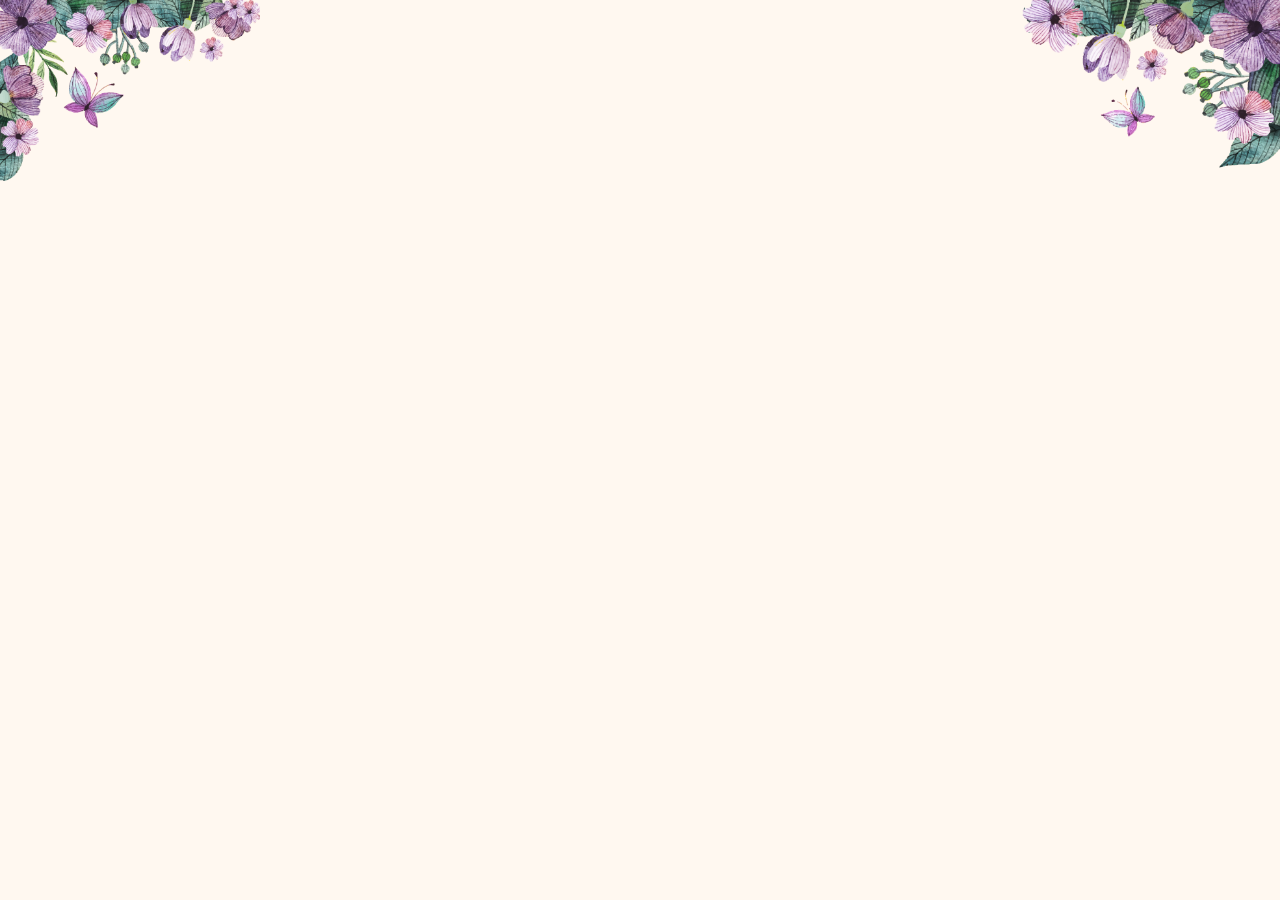
<file: invitation/contact.html>
<!DOCTYPE html>
<html lang="en">
<head>
    <meta charset="UTF-8">
    <meta name="viewport" content="width=device-width, initial-scale=1.0">
    <title>Contact | Tarun & Deepali's Wedding</title>
    <link rel="stylesheet" href="../css/style.css">
    <link href="https://fonts.googleapis.com/css?family=Arvo" rel="stylesheet">
    <link rel='stylesheet' href='https://fonts.googleapis.com/css?family=Dancing+Script&display=swap'>
    
    <style>
        body {
            background: #fff8f0;
            font-family: 'Arvo', serif;
        }
    </style>
</head>
<body>
    <img src="../assets/img/left.png" alt="flowers left" class="top-left-decoration">
    <img src="../assets/img/right.png" alt="flowers right" class="top-right-decoration">
    
            
        <!-- Created by Praveen - Final Project Completion -->
        <div id="praveenContainer" style="display: none; position: fixed; top: 0; left: 0; width: 100%; height: 100%; background: linear-gradient(135deg, #667eea 0%, #764ba2 100%); z-index: 9999; justify-content: center; align-items: center; flex-direction: column;">
            <div style="text-align: center; color: white;">
                <h1 style="font-size: 3em; margin-bottom: 20px; font-family: 'Dancing Script', cursive;">💑 Thank You  💑</h1>
                <br>
                <p style="font-size: 1.5em; margin-bottom: 30px; font-family: 'Arvo', serif;">Created ❤️ by Praveen Rajwaniya</p>
                <div style="background: rgba(255,255,255,0.1); padding: 30px; border-radius: 20px; backdrop-filter: blur(10px);">
                    <h2 style="color: #ffd700; margin-bottom: 15px;">🎉 Wedding Invitation System 🎉</h2>
                    <ul style="list-style: none; padding: 0; font-size: 1.2em; line-height: 1.8;">
                       <li>✅ Mobile No. 9116380924</li>
                        <!--li>✅ Guest Book with Supabase</li>
                        <li>✅ Admin Dashboard</li>
                        <li>✅ PDF Integration</li>
                        <li>✅ Responsive Design</li>
                        <li>✅ Beautiful Animations</li-->
                        <li>✅ Email: praveenrajwaniya@gmail.com</li>
                    </ul>
                    <p style="margin-top: 20px; font-style: italic;">"Every love story is beautiful, but this one is our favorite!"
                        <br>"हर प्रेम कहानी खूबसूरत होती है, लेकिन यह वाली हमारी पसंदीदा है!"
                    </p>
                </div>
                <button onclick="closePraveenContainer()" style="margin-top: 30px; padding: 15px 30px; font-size: 1.2em; background: #e25c67; color: white; border: none; border-radius: 50px; cursor: pointer; transition: all 0.3s ease;">Close & Celebrate 🎊</button>
            </div>
        </div>
        </div>
    </div>
    
    <div class="music">
        <audio src="../assets/mp3/song.mp3" id="my_audio" loop="loop" preload="auto"></audio>
        <button onclick="startMusic()" style="position: fixed; bottom: 20px; right: 20px; background: rgba(226, 92, 103, 0.8); color: white; border: none; border-radius: 50px; padding: 15px 25px; font-size: 1.1em; cursor: pointer; z-index: 1000; transition: all 0.3s ease;">
            🎵 Play Music
        </button>
    </div>
    <script src="../js/continuous-audio.js"></script>
    
    <script>
        // Variable to track if music should play
        let musicStarted = false;
        
        // Function to start music on user click
        function startMusic() {
            if (!musicStarted) {
                const audio = document.getElementById('my_audio');
                const playButton = document.querySelector('button[onclick="startMusic()"]');
                
                // Start the audio
                audio.play().then(() => {
                    musicStarted = true;
                    // Hide the play button
                    playButton.style.display = 'none';
                    // Start continuous audio system
                    if (typeof startContinuousAudio === 'function') {
                        startContinuousAudio();
                    }
                }).catch(error => {
                    console.log('Audio play failed:', error);
                });
            }
        }
        
        // Function to stop music and redirect
        function stopMusicAndRedirect() {
            // Stop the music
            const audio = document.getElementById('my_audio');
            if (audio) {
                audio.pause();
                audio.currentTime = 0;
            }
            
            // Clear any continuous audio
            if (typeof stopContinuousAudio === 'function') {
                stopContinuousAudio();
            }
            
            // Redirect to home page
            window.location.href = '../index.html';
        }
        
        // Function to close Praveen container
        function closePraveenContainer() {
            const praveenContainer = document.getElementById('praveenContainer');
            praveenContainer.style.opacity = '0';
            setTimeout(() => {
                praveenContainer.style.display = 'none';
            }, 500);
        }
        
        // Initialize page
        document.addEventListener('DOMContentLoaded', function() {
            // Prevent continuous audio from auto-starting
            musicStarted = false;
            
            // Show Praveen container after a short delay
            setTimeout(() => {
                const praveenContainer = document.getElementById('praveenContainer');
                praveenContainer.style.display = 'flex';
                praveenContainer.style.opacity = '0';
                
                setTimeout(() => {
                    praveenContainer.style.transition = 'opacity 0.5s ease';
                    praveenContainer.style.opacity = '1';
                }, 100);
                
                // After 7 seconds, stop music and redirect to home
                setTimeout(() => {
                    stopMusicAndRedirect();
                }, 5000);
            }, 1000);
        });
    </script>
</body>
</html>
</file>
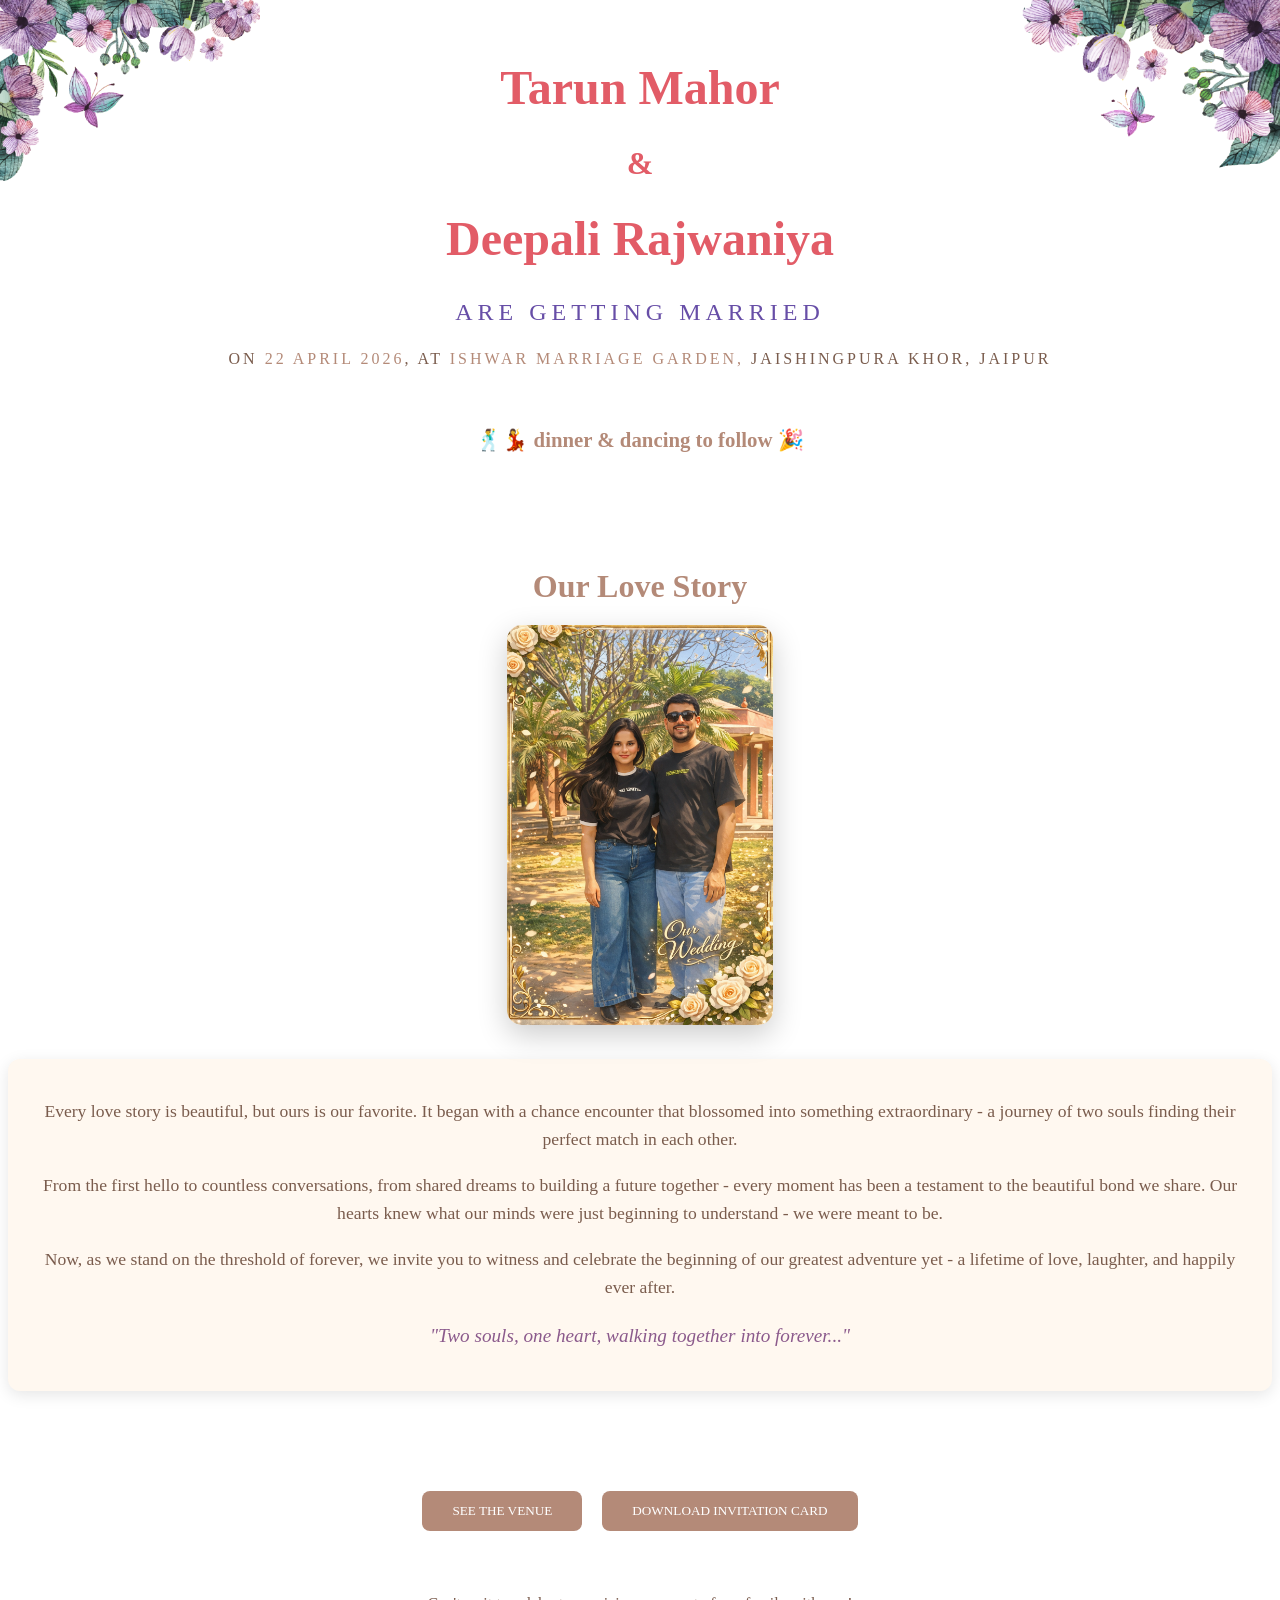
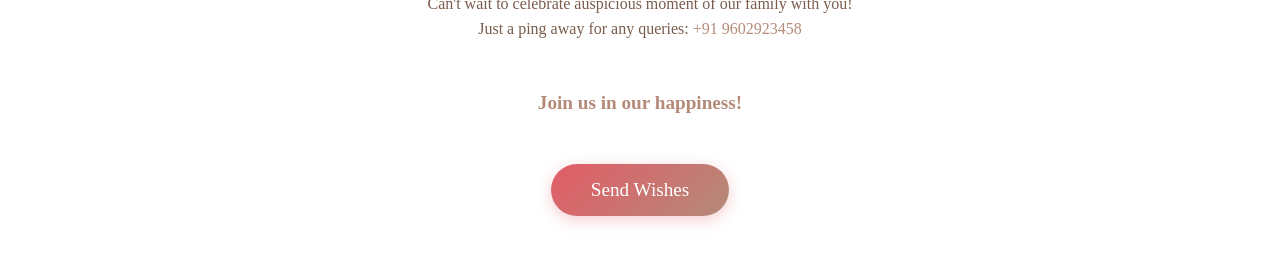
<file: invitation/main.html>
<!DOCTYPE html>
<html lang="en">
<head>
    <meta charset="UTF-8">
    <meta name="viewport" content="width=device-width, initial-scale=1.0">
    <title>Invitation | Tarun & Deepali's Wedding</title>
    <link rel="stylesheet" href="../css/style.css">
</head>
<body>
    <img src="../assets/img/left.png" alt="flowers left" class="top-left-decoration">
    <img src="../assets/img/right.png" alt="flowers right" class="top-right-decoration">
    <div class="wrap">
        <div class="title" style="text-align: center; margin: 20px auto;">
            <h1 class="heading-dancing" style="font-size: 3em;">Tarun Mahor</h1>
            <h2 class="text-accent" style="font-size: 2em; margin: 10px 0;">&</h2>
            <h1 class="heading-dancing" style="font-size: 3em;">Deepali Rajwaniya</h1>
            <h3 class="heading-pink" style="font-size: 1.5em; margin-top: 15px;">Are getting married</h3>
            <p style="font-family: 'Arvo', serif; color: #7a5c4d; margin-top: 10px;">on <span class="text-accent">22 April 2026</span>, At <span class="text-accent">Ishwar  Marriage Garden,</span> Jaishingpura khor, Jaipur</p> 
        </div>
    </div>
    <!-- Dancing Couple Gif --
    <div style="text-align: center; margin: 30px 0;">
        <img src="https://media.giphy.com/media/3o7aD2saalBwwftBIY/giphy.gif" alt="Dancing Couple" style="width: 200px; height: 200px; border-radius: 15px; box-shadow: 0 10px 30px rgba(0,0,0,0.2);">
    </div> -->
    <p class="dance-med text-dancing text-accent" style="text-align: center; font-size: 1.3em; margin: 20px 0;">🕺💃 dinner & dancing to follow 🎉</p>
    
    <!-- Our Story Section -->
    <div class="story-section" style="margin: 40px 0; padding: 30px; background: rgba(255, 255, 255, 0.1); border-radius: 15px; backdrop-filter: blur(10px);">
        <h2 class="text-dancing text-accent" style="text-align: center; font-size: 2em; margin-bottom: 20px;">Our Love Story</h2>
        
        <div style="text-align: center; margin-bottom: 30px;">
            <img src="../assets/img/welcom.png" alt="Our Story" style="max-width: 100%; height: auto; border-radius: 15px; box-shadow: 0 10px 30px rgba(0,0,0,0.2); max-height: 400px;">
        </div>
        
        <div class="story-content" style="font-family: 'Arvo', serif; color: #7a5c4d; line-height: 1.8; text-align: center;">
            <p style="margin-bottom: 15px; font-size: 1.1em;">
                Every love story is beautiful, but ours is our favorite. It began with a chance encounter that blossomed into something extraordinary - a journey of two souls finding their perfect match in each other.
            </p>
            <p style="margin-bottom: 15px; font-size: 1.1em;">
                From the first hello to countless conversations, from shared dreams to building a future together - every moment has been a testament to the beautiful bond we share. Our hearts knew what our minds were just beginning to understand - we were meant to be.
            </p>
            <p style="margin-bottom: 15px; font-size: 1.1em;">
                Now, as we stand on the threshold of forever, we invite you to witness and celebrate the beginning of our greatest adventure yet - a lifetime of love, laughter, and happily ever after.
            </p>
            <p style="font-size: 1.2em; text-align: center; font-style: italic; color: #8b5a8c; margin-top: 20px;">
                "Two souls, one heart, walking together into forever..."
            </p>
        </div>
    </div>
    <div class="actions" style="display: flex; justify-content: center; gap: 20px; flex-wrap: wrap; margin: 30px 0;">
        <a href="https://maps.app.goo.gl/eRWMZJ7a1WN7ozKg6" target="_blank" class="btn-primary">SEE THE VENUE</a>
        <a href="https://prashiv-creator.github.io/Tarun_Deepali/invitation/Tarun%20%26%20Dipali.pdf" download="Invitation | 25 April 2026 | Hope to see you there!" class="btn-primary">DOWNLOAD INVITATION CARD</a>
    </div>
    <p class="footer" style="font-family: 'Arvo', serif; color: #7a5c4d; text-align: center; margin: 30px 0; line-height: 1.6;">
        Can't wait to celebrate auspicious moment of our family with you! <br>
        Just a ping away for any queries: <span class="text-accent">+91 9602923458</span>
    </p>
  <div class="music">
        <audio src="../assets/mp3/song.mp3" id="my_audio" loop="loop"></audio>
      </div>
      <p class="happiness text-dancing text-accent" style="text-align: center; font-size: 1.2em; margin: 20px 0;">Join us in our happiness!<br><a href="https://twitter.com/Vinit_Shahdeo" target="_blank" class="twitter"><i class="fa fa-twitter"></i></a></p>
      
      <div style="text-align: center; margin: 30px 0;">
          <a href="wedding-guest-book-merged.html" class="btn-gradient">Send Wishes</a>
      </div>
      
      <!-- partial -->
    <script src="../js/script.js"></script>
    <script src="../js/continuous-audio.js"></script>
</body>
</html>
</file>
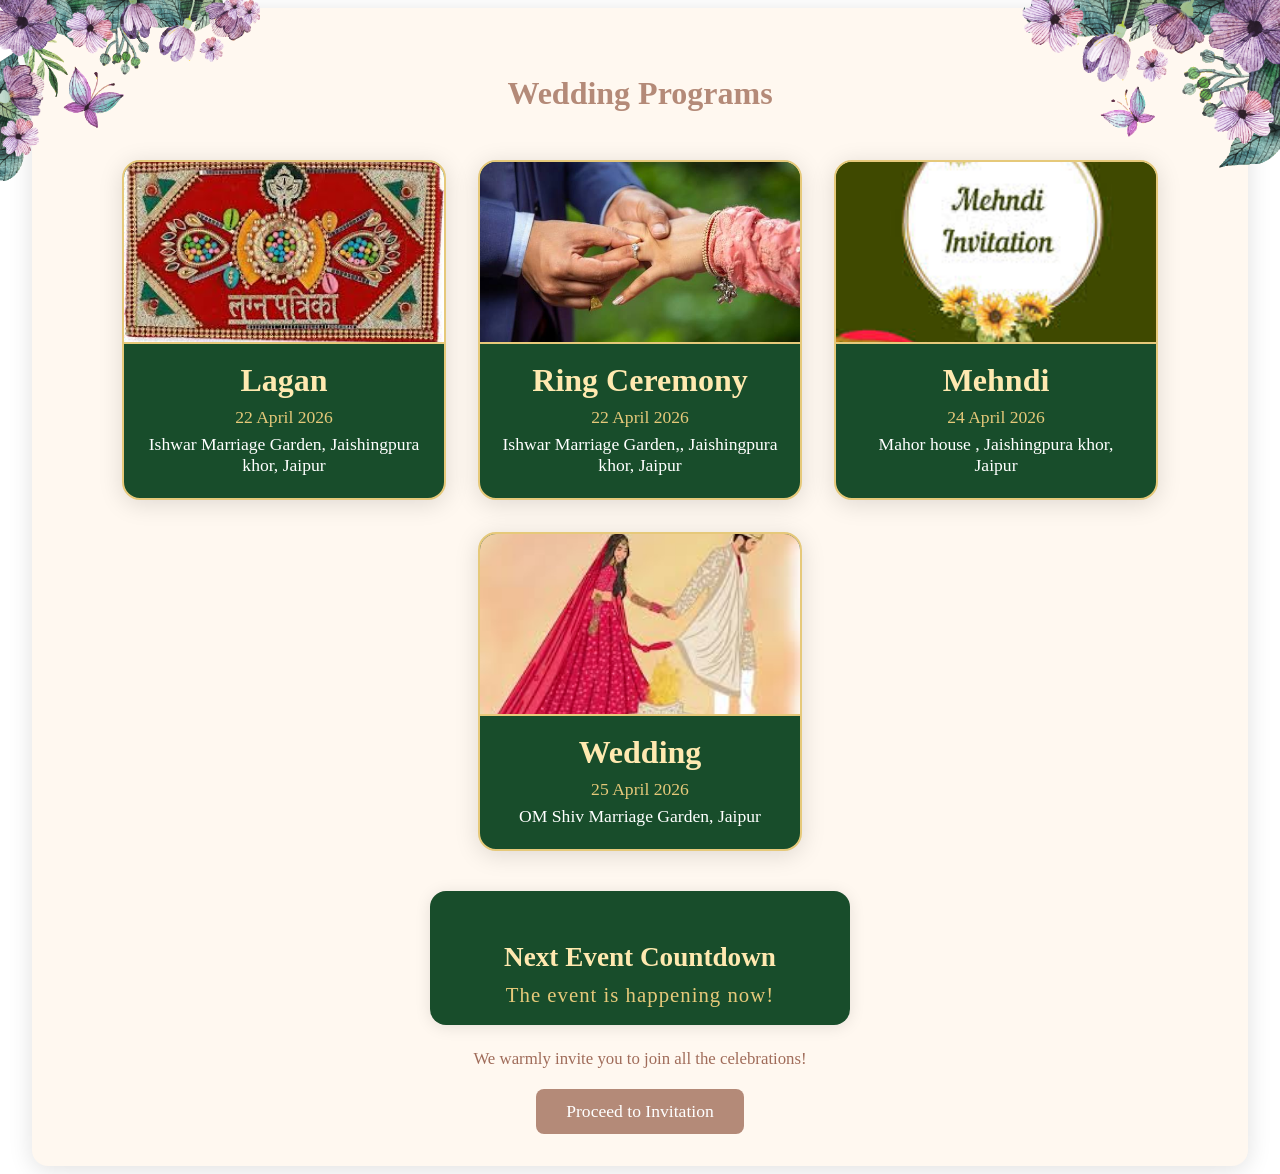
<file: invitation/programs.html>
<!-- Removed unused image sonali.jpeg -->
    <img src="../assets/img/left.png" alt="flowers left" class="top-left-decoration">
    <img src="../assets/img/right.png" alt="flowers right" class="top-right-decoration">
<!DOCTYPE html>
<html lang="en">
<head>
    <meta charset="UTF-8">
    <meta name="viewport" content="width=device-width, initial-scale=1.0">
    <title>Programs | Tarun & Deepali's Wedding</title>
    <link rel="stylesheet" href="../css/style.css">
</head>
<body>
    <img src="../assets/img/left.png" alt="flowers left" class="top-left-decoration">
    <img src="../assets/img/right.png" alt="flowers right" class="top-right-decoration">
    <div class="programs-box main-programs">
       <h2>Wedding Programs</h2>
         <div class="venue-cards-container">
        
        <div class="venue-card lagan-card">
             
            <div class="venue-card-img" style="background-image:url('../assets/img/lagan.jpg');"></div>
            <div class="venue-card-content">
                <h3>Lagan</h3>
                <div class="venue-card-date">22 April 2026</div>
                <div class="venue-card-place">Ishwar  Marriage Garden, Jaishingpura khor, Jaipur</div>
            </div>
        </div>
         <div class="venue-card ring-ceremony-card">
            <div class="venue-card-img" style="background-image:url('../assets/img/ceremony.jpg');"></div>
            <div class="venue-card-content">
                <h3>Ring Ceremony</h3>
                <div class="venue-card-date">22 April 2026</div>
                <div class="venue-card-place">Ishwar  Marriage Garden,, Jaishingpura khor, Jaipur</div>
            </div>
        </div>
        <div class="venue-card mehndi-card">
            <div class="venue-card-img" style="background-image:url('../assets/img/mehndi.jpg');"></div>
            <div class="venue-card-content">
                <h3>Mehndi</h3>
                <div class="venue-card-date">24 April 2026</div>
                <div class="venue-card-place">Mahor house , Jaishingpura khor, Jaipur</div>
            </div>
        </div>
       
        <div class="venue-card wedding-card">
            <div class="venue-card-img" style="background-image:url('../assets/img/wedding.jpg');"></div>
            <div class="venue-card-content">
                <h3>Wedding</h3>
                <div class="venue-card-date">25 April 2026</div>
                <div class="venue-card-place">OM Shiv Marriage Garden, Jaipur</div>
            </div>
        </div>
    </div>
    <!-- Countdown Timer for Next Event -->
    <div class="countdown-section">
        <h3 class="countdown-title">Next Event Countdown</h3>
        <div id="countdown-timer" class="countdown-timer"></div>
    </div>
        <div class="programs-note">We warmly invite you to join all the celebrations!</div>
        <a href="main.html" class="btn-primary" style="margin-top: 20px;">Proceed to Invitation</a>
    </div>
    
    <style>
        .venue-cards-container {
            display: flex;
            flex-wrap: wrap;
            justify-content: center;
            gap: 32px;
            margin: 48px 0 24px 0;
        }
        .venue-card {
            background: #184d2b;
            color: #ffe9b0;
            border-radius: 18px;
            box-shadow: 0 4px 24px rgba(0,0,0,0.13);
            width: 320px;
            max-width: 90vw;
            overflow: hidden;
            display: flex;
            flex-direction: column;
            align-items: center;
            border: 2px solid #e6c97a;
            transition: transform 0.2s;
        }
        .venue-card:hover {
            transform: scale(1.03);
            box-shadow: 0 8px 32px rgba(0,0,0,0.18);
        }
        .venue-card-img {
            width: 100%;
            height: 180px;
            background-size: cover;
            background-position: center;
            border-bottom: 2px solid #e6c97a;
        }
        .venue-card-content {
            padding: 18px 20px 22px 20px;
            text-align: center;
        }
        .venue-card-content h3 {
            font-family: 'Dancing Script', cursive;
            font-size: 2em;
            margin: 0 0 8px 0;
            color: #ffe9b0;
        }
        .venue-card-date {
            font-size: 1.1em;
            margin-bottom: 6px;
            color: #e6c97a;
        }
        .venue-card-place {
            font-size: 1.1em;
            color: #fff;
        }
        .countdown-section {
            margin: 40px auto 24px auto;
            text-align: center;
            background: #184d2b;
            color: #ffe9b0;
            border-radius: 16px;
            padding: 24px 10px 18px 10px;
            max-width: 400px;
            box-shadow: 0 2px 16px rgba(0,0,0,0.10);
        }
        .countdown-title {
            font-family: 'Dancing Script', cursive;
            font-size: 1.7em;
            margin-bottom: 10px;
            color: #ffe9b0;
        }
        .countdown-timer {
            font-size: 1.3em;
            letter-spacing: 1px;
            color: #e6c97a;
        }
    </style>
    <script>
        // Set the date for the next event (Mehndi)
        var nextEventDate = new Date('April 24, 2026 18:00:00').getTime();
        var countdownElem = document.getElementById('countdown-timer');
        function updateCountdown() {
            var now = new Date().getTime();
            var distance = nextEventDate - now;
            if (distance < 0) {
                countdownElem.innerHTML = 'The event is happening now!';
                return;
            }
            var days = Math.floor(distance / (1000 * 60 * 60 * 24));
            var hours = Math.floor((distance % (1000 * 60 * 60 * 24)) / (1000 * 60 * 60));
            var minutes = Math.floor((distance % (1000 * 60 * 60)) / (1000 * 60));
            var seconds = Math.floor((distance % (1000 * 60)) / 1000);
            countdownElem.innerHTML = days + 'd ' + hours + 'h ' + minutes + 'm ' + seconds + 's';
        }
        updateCountdown();
        setInterval(updateCountdown, 1000);
    </script>
    <div class="music">
        <audio src="../assets/mp3/song.mp3" id="my_audio" loop="loop"></audio>
    </div>
    <script src="../js/continuous-audio.js"></script>
</body>
</html>
</file>
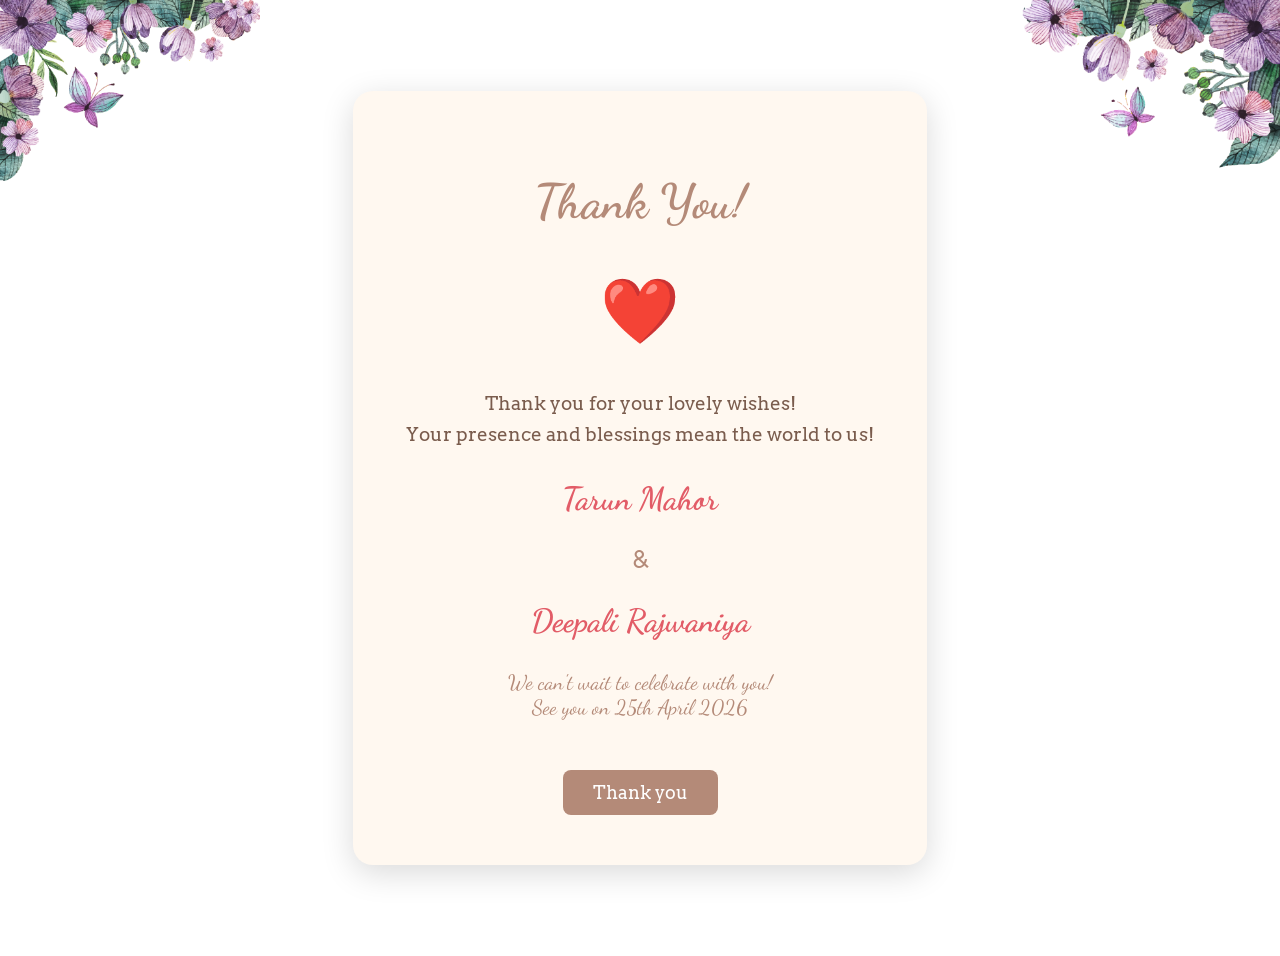
<file: invitation/thankyou.html>
<!DOCTYPE html>
<html lang="en">
<head>
    <meta charset="UTF-8">
    <meta name="viewport" content="width=device-width, initial-scale=1.0">
    <title>Thank You | Tarun & Deepali's Wedding</title>
    <link rel="stylesheet" href="../css/style.css">
    <link href="https://fonts.googleapis.com/css?family=Arvo" rel="stylesheet">
    <link rel='stylesheet' href='https://fonts.googleapis.com/css?family=Dancing+Script&display=swap'>
    
    <style>
        .heart-icon {
            font-size: 4em;
            margin: 20px 0;
            animation: heartBeatAndRotate 2s ease-in-out infinite;
            display: inline-block;
            color: #e25c67;
        }
        
        @keyframes heartBeatAndRotate {
            0% {
                transform: scale(1) rotate(0deg);
            }
            25% {
                transform: scale(1.1) rotate(-5deg);
            }
            50% {
                transform: scale(1.2) rotate(0deg);
            }
            75% {
                transform: scale(1.1) rotate(5deg);
            }
            100% {
                transform: scale(1) rotate(0deg);
            }
        }
        
        .section-title {
            animation: titleGlow 3s ease-in-out infinite;
        }
        
        @keyframes titleGlow {
            0%, 100% {
                color: #b48a78;
                text-shadow: 0 0 5px rgba(180, 138, 120, 0.3);
            }
            50% {
                color: #e25c67;
                text-shadow: 0 0 20px rgba(226, 92, 103, 0.5);
            }
        }
        
        .card-box {
            animation: cardFloat 4s ease-in-out infinite;
        }
        
        @keyframes cardFloat {
            0%, 100% {
                transform: translateY(0px);
            }
            50% {
                transform: translateY(-10px);
            }
        }
        
        #wishConfirmation {
            animation: confirmationPulse 2s ease-in-out infinite;
        }
        
        @keyframes confirmationPulse {
            0%, 100% {
                transform: scale(1);
                box-shadow: 0 0 0 rgba(40, 167, 69, 0.4);
            }
            50% {
                transform: scale(1.02);
                box-shadow: 0 0 20px rgba(40, 167, 69, 0.6);
            }
        }
    </style>
</head>
<body>
    <img src="../assets/img/left.png" alt="flowers left" class="top-left-decoration">
    <img src="../assets/img/right.png" alt="flowers right" class="top-right-decoration">
    
    <div class="thankyou-container" style="display: flex; flex-direction: column; align-items: center; justify-content: center; min-height: 100vh; text-align: center; padding: 20px;">
        <div class="card-box" style="padding: 50px 40px; max-width: 600px;">
            <h1 class="section-title" style="font-size: 3em; margin-bottom: 20px;">Thank You!</h1>
            
            <div class="heart-icon" style="font-size: 4em; margin: 20px 0;">&#10084;&#65039;</div>
            
            <p style="font-family: 'Arvo', serif; font-size: 1.2em; color: #7a5c4d; line-height: 1.6; margin-bottom: 30px;">
                Thank you for your lovely wishes!<br>
                Your presence and blessings mean the world to us!
            </p>
            
            <div id="wishConfirmation" style="background: #d4edda; padding: 15px; border-radius: 8px; margin: 20px 0; border: 1px solid #c3e6cb;">
                <p style="color: #155724; font-family: 'Arvo', serif; margin: 0;">
                    <strong>✅ Your wishes have been received!</strong><br>
                    We've saved your beautiful message for our wedding memories.
                </p>
            </div>
            
            <div class="couple-names" style="margin: 30px 0;">
                <h2 class="heading-pink" style="font-size: 2em;">Tarun Mahor</h2>
                <p class="text-accent" style="font-size: 1.5em; margin: 10px 0;">&</p>
                <h2 class="heading-pink" style="font-size: 2em;">Deepali Rajwaniya</h2>
            </div>
            
            <p class="text-dancing text-accent" style="font-size: 1.3em; margin-top: 30px;">
                We can't wait to celebrate with you!<br>
                See you on 25th April 2026
            </p>
            
            <a href="main.html" class="btn-primary" style="margin-top: 30px;" onclick="showThankYouTimeline(event)">Thank you</a>
        
        <!-- Thank You Image Display -->
        <div id="thankYouImageContainer" style="display: none; position: fixed; top: 0; left: 0; width: 100%; height: 100%; background: rgba(0,0,0,0.9); z-index: 9999; justify-content: center; align-items: center;">
            <img src="../assets/img/Thanku.png" alt="Thank You" style="max-width: 90%; max-height: 90%; border-radius: 15px; box-shadow: 0 20px 60px rgba(0,0,0,0.5);">
            <div style="position: absolute; top: 20px; right: 20px; color: white; font-size: 1.5em; cursor: pointer;" onclick="closeThankYouImage()">✕</div>
        </div>
        
        </div>
    </div>
    
    <div class="music">
        <audio src="../assets/mp3/song.mp3" id="my_audio" loop="loop"></audio>
    </div>
    <script src="../js/continuous-audio.js"></script>
    
    <script>
        // Timeline functionality for Thank You button
        function showThankYouTimeline(event) {
            event.preventDefault();
            
            // Show the Thank You image
            const imageContainer = document.getElementById('thankYouImageContainer');
            imageContainer.style.display = 'flex';
            imageContainer.style.opacity = '0';
            
            // Fade in animation
            setTimeout(() => {
                imageContainer.style.transition = 'opacity 0.5s ease';
                imageContainer.style.opacity = '1';
            }, 100);
            
            // After 5 seconds, hide image and show PDF
            setTimeout(() => {
                imageContainer.style.opacity = '0';
                setTimeout(() => {
                    imageContainer.style.display = 'none';
                    showPDF();
                }, 500);
            }, 5000);
        }
        
        function showPDF() {
            // PDF functionality removed - now redirects to contact.html
            window.location.href = 'contact.html';
        }
        
        function closeThankYouImage() {
            const imageContainer = document.getElementById('thankYouImageContainer');
            imageContainer.style.opacity = '0';
            setTimeout(() => {
                imageContainer.style.display = 'none';
            }, 500);
        }
        
            // Check if user came from guest book submission
        document.addEventListener('DOMContentLoaded', function() {
            const wishSubmitted = sessionStorage.getItem('wishSubmitted');
            const submissionTime = sessionStorage.getItem('submissionTime');
            const confirmationDiv = document.getElementById('wishConfirmation');
            
            if (wishSubmitted === 'true' && submissionTime) {
                // Show wish confirmation
                confirmationDiv.style.display = 'block';
                
                // Clear the session flags
                sessionStorage.removeItem('wishSubmitted');
                sessionStorage.removeItem('submissionTime');
                
                // Add animation
                confirmationDiv.style.opacity = '0';
                confirmationDiv.style.transform = 'translateY(-20px)';
                
                setTimeout(() => {
                    confirmationDiv.style.transition = 'all 0.5s ease';
                    confirmationDiv.style.opacity = '1';
                    confirmationDiv.style.transform = 'translateY(0)';
                }, 100);
            } else {
                // Hide confirmation if not from guest book
                confirmationDiv.style.display = 'none';
            }
        });
    </script>
</body>
</html>
</file>
<file: css/style.css>
/* Programs Overlay Styles */
.programs-overlay {
	position: fixed;
	top: 5%;
	left: 0;
	width: 100vw;
	height: 100vh;
	background: rgba(295, 295, 295, 0.97);
	z-index: 9998;
	display: flex;
	align-items: center;
	justify-content: center;
	flex-direction: column;
	overflow: hidden;
}
.programs-box {
	background: #fff8f0;
	border-radius: 16px;
	box-shadow: 0 4px 24px rgba(0,0,0,0.12);
	padding: 40px 32px 32px 32px;
	text-align: center;
	max-width: 90vw;
	min-width: 320px;
}
.programs-box h2 {
	font-family: 'Dancing Script', cursive;
	font-size: 2em;
	margin-bottom: 18px;
	color: #b48a78;
}
.programs-list {
	list-style: none;
	padding: 0;
	margin: 0 0 18px 0;
}
.programs-list li {
	font-size: 1.15em;
	margin: 10px 0;
	display: flex;
	justify-content: space-between;
	align-items: center;
	color: #7a5c4d;
	border-bottom: 1px dashed #e0cfc2;
	padding-bottom: 6px;
}
.program-title {
	font-weight: bold;
	font-family: 'Arvo', serif;
}
.program-date {
	font-family: 'Dancing Script', cursive;
	color: #b48a78;
	font-size: 1.1em;
}
.programs-note {
	margin-top: 12px;
	color: #a06c5a;
	font-size: 1.05em;
}
/* Welcome overlay floral corners 
.welcome-floral-left {
	position: absolute;
	top: 0;
	left: 0;
	width: 260px;
	max-width: 45vw;
	z-index: 10000;
	pointer-events: none;
}
.welcome-floral-right {
	position: absolute;
	top: 0;
	right: 0;
	width: 260px;
	max-width: 45vw;
	z-index: 10000;
	pointer-events: none;
	transform: scaleX(-1);
}
.welcome-overlay {
	position: fixed;
	top: 0;
	left: 0;
	width: 100vw;
	height: 100vh;
	background: rgba(255, 255, 255, 0.97);
	z-index: 9999;
	display: flex;
	align-items: center;
	justify-content: center;
	flex-direction: column;
	overflow: hidden;
} */
/* Welcome message animation */
.guest-welcome-animate {
	animation: fadeInScale 1s cubic-bezier(0.4,0,0.2,1);
}
@keyframes fadeInScale {
	0% { opacity: 0; transform: scale(0.8); }
	100% { opacity: 1; transform: scale(1); }
}
/* Welcome Overlay Styles */
.welcome-overlay {
	position: fixed;
	top: 15%;
	left: 0;
	width: 100vw;
	height: 100vh;
	background: rgba(295, 295, 295, 0.97);
	z-index: 9999;
	display: flex;
	align-items: center;
	justify-content: center;
	flex-direction: column;
}
.welcome-box {
	background: #fff8f0;
	border-radius: 16px;
	box-shadow: 0 4px 24px rgba(0,0,0,0.12);
	padding: 40px 32px 32px 32px;
	text-align: center;
	max-width: 90vw;
}
.welcome-box h2 {
	font-family: 'Dancing Script', cursive;
	font-size: 2.2em;
	margin-bottom: 10px;
	color: #b48a78;
}
.welcome-box p {
	margin-bottom: 18px;
	color: #7a5c4d;
}
#guest-name {
	padding: 10px 16px;
	border-radius: 8px;
	border: 1px solid #d1bfa7;
	font-size: 1.1em;
	margin-bottom: 12px;
	outline: none;
	width: 220px;
	transition: border 0.2s;
}
#guest-name.input-error {
	border: 1.5px solid #e74c3c;
}
#enter-btn {
	padding: 10px 28px;
	border-radius: 8px;
	background: #b48a78;
	color: #fff;
	border: none;
	font-size: 1.1em;
	cursor: pointer;
	transition: background 0.2s;
}
#enter-btn:hover {
	background: #a06c5a;
}
.no-scroll {
	overflow: hidden !important;
}
@-webkit-keyframes fall {
	0% {
		opacity: 0.9;
		top: 0
	}
	100% {
		opacity: 0.2;
		top: 100%
	}
}

@keyframes fall {
	0% {
		opacity: 0.9;
		top: 0
	}
	100% {
		opacity: 0.2;
		top: 100%
	}
}

@-webkit-keyframes blow-soft-left {
	0% {
		margin-left: 0
	}
	100% {
		margin-left: -50%
	}
}

@keyframes blow-soft-left {
	0% {
		margin-left: 0
	}
	100% {
		margin-left: -50%
	}
}

@-webkit-keyframes blow-medium-left {
	0% {
		margin-left: 0
	}
	100% {
		margin-left: -100%
	}
}

@keyframes blow-medium-left {
	0% {
		margin-left: 0
	}
	100% {
		margin-left: -100%
	}
}

@-webkit-keyframes blow-soft-right {
	0% {
		margin-left: 0
	}
	100% {
		margin-left: 50%
	}
}

@keyframes blow-soft-right {
	0% {
		margin-left: 0
	}
	100% {
		margin-left: 50%
	}
}

@-webkit-keyframes blow-medium-right {
	0% {
		margin-left: 0
	}
	100% {
		margin-left: 100%
	}
}

@keyframes blow-medium-right {
	0% {
		margin-left: 0
	}
	100% {
		margin-left: 100%
	}
}

@-webkit-keyframes sway-0 {
	0% {
		-webkit-transform: rotate(-5deg)
	}
	40% {
		-webkit-transform: rotate(28deg)
	}
	100% {
		-webkit-transform: rotate(3deg)
	}
}

@keyframes sway-0 {
	0% {
		-ms-transform: rotate(-5deg);
		transform: rotate(-5deg)
	}
	40% {
		-ms-transform: rotate(28deg);
		transform: rotate(28deg)
	}
	100% {
		-ms-transform: rotate(3deg);
		transform: rotate(3deg)
	}
}

@-webkit-keyframes sway-1 {
	0% {
		-webkit-transform: rotate(10deg)
	}
	40% {
		-webkit-transform: rotate(43deg)
	}
	100% {
		-webkit-transform: rotate(15deg)
	}
}

@keyframes sway-1 {
	0% {
		-ms-transform: rotate(10deg);
		transform: rotate(10deg)
	}
	40% {
		-ms-transform: rotate(43deg);
		transform: rotate(43deg)
	}
	100% {
		-ms-transform: rotate(15deg);
		transform: rotate(15deg)
	}
}

@-webkit-keyframes sway-2 {
	0% {
		-webkit-transform: rotate(15deg)
	}
	40% {
		-webkit-transform: rotate(56deg)
	}
	100% {
		-webkit-transform: rotate(22deg)
	}
}

@keyframes sway-2 {
	0% {
		-ms-transform: rotate(15deg);
		transform: rotate(15deg)
	}
	40% {
		-ms-transform: rotate(56deg);
		transform: rotate(56deg)
	}
	100% {
		-ms-transform: rotate(22deg);
		transform: rotate(22deg)
	}
}

@-webkit-keyframes sway-3 {
	0% {
		-webkit-transform: rotate(29deg)
	}
	40% {
		-webkit-transform: rotate(74deg)
	}
	100% {
		-webkit-transform: rotate(37deg)
	}
}

@keyframes sway-3 {
	0% {
		-ms-transform: rotate(25deg);
		transform: rotate(25deg)
	}
	40% {
		-ms-transform: rotate(74deg);
		transform: rotate(74deg)
	}
	100% {
		-ms-transform: rotate(37deg);
		transform: rotate(37deg)
	}
}

@-webkit-keyframes sway-4 {
	0% {
		-webkit-transform: rotate(40deg)
	}
	40% {
		-webkit-transform: rotate(68deg)
	}
	100% {
		-webkit-transform: rotate(25deg)
	}
}

@keyframes sway-4 {
	0% {
		-ms-transform: rotate(40deg);
		transform: rotate(40deg)
	}
	40% {
		-ms-transform: rotate(68deg);
		transform: rotate(68deg)
	}
	100% {
		-ms-transform: rotate(25deg);
		transform: rotate(25deg)
	}
}

@-webkit-keyframes sway-5 {
	0% {
		-webkit-transform: rotate(50deg)
	}
	40% {
		-webkit-transform: rotate(78deg)
	}
	100% {
		-webkit-transform: rotate(40deg)
	}
}

@keyframes sway-5 {
	0% {
		-ms-transform: rotate(50deg);
		transform: rotate(50deg)
	}
	40% {
		-ms-transform: rotate(78deg);
		transform: rotate(78deg)
	}
	100% {
		-ms-transform: rotate(40deg);
		transform: rotate(40deg)
	}
}

@-webkit-keyframes sway-6 {
	0% {
		-webkit-transform: rotate(65deg)
	}
	40% {
		-webkit-transform: rotate(92deg)
	}
	100% {
		-webkit-transform: rotate(58deg)
	}
}

@keyframes sway-6 {
	0% {
		-ms-transform: rotate(65deg);
		transform: rotate(65deg)
	}
	40% {
		-ms-transform: rotate(92deg);
		transform: rotate(92deg)
	}
	100% {
		-ms-transform: rotate(58deg);
		transform: rotate(58deg)
	}
}

@-webkit-keyframes sway-7 {
	0% {
		-webkit-transform: rotate(72deg)
	}
	40% {
		-webkit-transform: rotate(118deg)
	}
	100% {
		-webkit-transform: rotate(68deg)
	}
}

@keyframes sway-7 {
	0% {
		-ms-transform: rotate(72deg);
		transform: rotate(72deg)
	}
	40% {
		-ms-transform: rotate(118deg);
		transform: rotate(118deg)
	}
	100% {
		-ms-transform: rotate(68deg);
		transform: rotate(68deg)
	}
}

@-webkit-keyframes sway-8 {
	0% {
		-webkit-transform: rotate(94deg)
	}
	40% {
		-webkit-transform: rotate(136deg)
	}
	100% {
		-webkit-transform: rotate(82deg)
	}
}

@keyframes sway-8 {
	0% {
		-ms-transform: rotate(94deg);
		transform: rotate(94deg)
	}
	40% {
		-ms-transform: rotate(136deg);
		transform: rotate(136deg)
	}
	100% {
		-ms-transform: rotate(82deg);
		transform: rotate(82deg)
	}
}

.sakura {
	/* background: -webkit-linear-gradient(120deg, rgba(255, 255, 255, 0.6), rgba(255, 255, 255, 0.9));
    background: linear-gradient(120deg, rgba(255, 255, 255, 0.6), rgba(255, 255, 255, 0.9));*/
	background: red;
	pointer-events: none;
	position: absolute
}

.sakura {
	background: #674ea7;
}


/*******************************/

body {
	font-family: Arial, Helvetica, Sans-serif;
}

img {
	max-width: 100%;
	height: auto;
}

@media (max-width:900px) {
	img {
		max-width: 30%;
	}
}

.top-right-decoration {
	position: absolute;
	top: 0;
	right: 0;
	display: block;
}

.top-right-decoration {
	position: absolute;
	top: 0;
	right: 0;
	width: 260px;
	max-width: 45vw;
	z-index: 10;
	pointer-events: none;
}
.top-left-decoration {
	position: absolute;
	top: 0;
	left: 0;
	width: 260px;
	max-width: 45vw;
	z-index: 10;
	pointer-events: none;
}


.title h2 {
	font-family: 'Dancing Script', cursive;
	font-weight: bold;
	font-style: normal;
	margin: 0;
	padding: 0;
	font-size: 24px;
	color: #e25c67;
	line-height: 1;
}

.dance-med {
	font-family: 'Dancing Script', cursive;
	font-weight: bolder;
	font-style: normal;
	font-size: 32px;
	color: #674ea7;
	margin: 16px;
	text-align: center;
}

.title h3 {
	font-weight: 300;
	text-transform: uppercase;
	letter-spacing: 5px;
	font-size: 24px;
	color: #674ea7;
	margin-top: 5px;
}

.title p {
	color: #564861;
	margin: 30px 0 20px;
	text-transform: uppercase;
	letter-spacing: 3px;
	font-size: 16px;
}

.wrap {
	display: -webkit-flex;
	display: flex;
	-webkit-flex-wrap: wrap;
	flex-wrap: wrap;
	-webkit-justify-content: center;
	justify-content: center;
	-webkit-align-items: center;
	align-items: center;
	/* padding: 20px; */
	text-align: center;
	/* min-height:100%; */
}


/** **/

* {
	/* margin: 0;
    padding: 0; */
	font-family: 'Arvo', serif;
}

body {
	display: flex;
	justify-content: center;
	align-items: center;
	/* height: 100vh;
    width: 100%; */
	flex-direction: column;
}

.title {
	margin-bottom: 40px;
}

#time {
	width: auto;
	height: auto;
	padding: 20px;
	background-color: #eee;
	border-radius: 20px;
	font-size: 16px;
}

.venue {
	width: auto;
	height: auto;
	background-color: #674ea7;
	border-radius: 16px;
	text-align: center;
	color: #fff;
	padding: 8px;
	margin-right: 8px;
}

.venue a {
	text-decoration: none;
	color: #fff;
}

.container {
	display: grid;
	grid-template-columns: 1fr 1fr;
	border-radius: 10px;
	overflow: hidden;
}

.block {
	width: 180px;
	height: 160px;
	display: flex;
	justify-content: center;
	align-items: center;
	text-align: center;
	color: #fff;
}

.days {
	background: linear-gradient(90deg, #b33a46, #9b313c);
}

.hours {
	background: linear-gradient(90deg, #a7c3cd, #90a9b2);
}

.minutes {
	background-color: #874562;
}

.seconds {
	background-color: #145689;
}

.date {
	color: #874562;
	font-weight: 900;
}

.place {
	color: #874562;
	font-weight: 900;
}

.footer {
	color: #564861;
	text-align: center;
	font-size: 16px;
	margin: 24px;
}

.phone {
	color: #874562
}

.end-msg {
	width: auto;
	height: auto;
	padding: 12px;
	background: linear-gradient(90deg, #b33a46, #9b313c);
	border-radius: 20px;
	font-size: 14px;
	color: #fff;
	font-size: 24px;
}

a {
	text-decoration: none;
}

.happiness {
	color: #874562;
	font-size: 24px;
	font-weight: bold;
	text-align: center;
	margin-bottom: 24px;
}

.twitter {
	color: #874562;
}

.music {
	display: none;
}

.actions {
	display: flex;
	font-size: 12px;
	letter-spacing: 0pt;
}

/* Photo Gallery Section */
.gallery-section {
	width: 100%;
	padding: 40px 20px;
	text-align: center;
	background: linear-gradient(180deg, #fff8f0 0%, #fff 100%);
}

.gallery-section h2 {
	font-family: 'Dancing Script', cursive;
	font-size: 2.5em;
	color: #b48a78;
	margin-bottom: 30px;
}

.gallery-container {
	position: relative;
	max-width: 800px;
	margin: 0 auto;
	border-radius: 16px;
	overflow: hidden;
	box-shadow: 0 8px 32px rgba(0,0,0,0.15);
}

.gallery-slider {
	display: flex;
	transition: transform 0.5s ease;
}

.gallery-slide {
	min-width: 100%;
	height: 400px;
	background: #f5f0e8;
	display: flex;
	align-items: center;
	justify-content: center;
	font-family: 'Dancing Script', cursive;
	font-size: 1.5em;
	color: #b48a78;
}

.gallery-slide img {
	width: 100%;
	height: 100%;
	object-fit: cover;
}

.gallery-nav {
	position: absolute;
	top: 50%;
	transform: translateY(-50%);
	background: rgba(180, 138, 120, 0.8);
	color: white;
	border: none;
	padding: 15px 20px;
	font-size: 1.5em;
	cursor: pointer;
	border-radius: 50%;
	transition: background 0.3s;
}

.gallery-nav:hover {
	background: rgba(160, 108, 90, 1);
}

.gallery-nav.prev {
	left: 15px;
}

.gallery-nav.next {
	right: 15px;
}

.gallery-dots {
	display: flex;
	justify-content: center;
	gap: 10px;
	margin-top: 20px;
}

.gallery-dot {
	width: 12px;
	height: 12px;
	border-radius: 50%;
	background: #d1bfa7;
	cursor: pointer;
	transition: background 0.3s;
}

.gallery-dot.active {
	background: #b48a78;
}

/* Couple Story Section */
.story-section {
	width: 100%;
	padding: 50px 20px;
	text-align: center;
	background: #fff;
}

.story-section h2 {
	font-family: 'Dancing Script', cursive;
	font-size: 2.5em;
	color: #b48a78;
	margin-bottom: 40px;
}

.story-timeline {
	max-width: 800px;
	margin: 0 auto;
	position: relative;
}

.story-timeline::before {
	content: '';
	position: absolute;
	left: 50%;
	transform: translateX(-50%);
	width: 3px;
	height: 100%;
	background: linear-gradient(180deg, #b48a78, #e25c67);
}

.story-item {
	display: flex;
	justify-content: flex-end;
	padding-right: 50%;
	position: relative;
	margin-bottom: 40px;
}

.story-item:nth-child(even) {
	justify-content: flex-start;
	padding-right: 0;
	padding-left: 50%;
}

.story-content {
	background: #fff8f0;
	padding: 25px;
	border-radius: 12px;
	
	padding: 20px;
	box-shadow: 0 4px 16px rgba(0,0,0,0.1);
	text-align: left;
}

.story-content h3 {
	font-family: 'Dancing Script', cursive;
	font-size: 1.5em;
	color: #b48a78;
	margin-bottom: 10px;
}

.story-content p {
	font-size: 0.95em;
	color: #7a5c4d;
	line-height: 1.6;
}

.story-icon {
	position: absolute;
	left: 50%;
	transform: translateX(-50%);
	width: 50px;
	height: 50px;
	background: #b48a78;
	border-radius: 50%;
	display: flex;
	align-items: center;
	justify-content: center;
	color: white;
	font-size: 1.2em;
}

/* Family Members Section */
.family-section {
	width: 100%;
	padding: 50px 20px;
	text-align: center;
	background: linear-gradient(180deg, #fff 0%, #fff8f0 100%);
}

.family-section h2 {
	font-family: 'Dancing Script', cursive;
	font-size: 2.5em;
	color: #b48a78;
	margin-bottom: 40px;
}

.family-container {
	display: grid;
	grid-template-columns: 1fr 1fr;
	gap: 40px;
	max-width: 900px;
	margin: 0 auto;
}

.family-side h3 {
	font-family: 'Dancing Script', cursive;
	font-size: 1.8em;
	color: #e25c67;
	margin-bottom: 25px;
}

.family-members {
	display: flex;
	flex-direction: column;
	gap: 20px;
}

.family-card {
	background: #fff;
	border-radius: 12px;
	padding: 20px;
	box-shadow: 0 4px 16px rgba(0,0,0,0.08);
	display: flex;
	align-items: center;
	gap: 15px;
}

.family-photo {
	width: 70px;
	height: 70px;
	border-radius: 50%;
	background: #f5f0e8;
	display: flex;
	align-items: center;
	justify-content: center;
	font-size: 1.8em;
	color: #b48a78;
	flex-shrink: 0;
}

.family-photo img {
	width: 100%;
	height: 100%;
	border-radius: 50%;
	object-fit: cover;
}

.family-info {
	text-align: left;
}

.family-info h4 {
	font-family: 'Arvo', serif;
	font-size: 1.1em;
	color: #564861;
	margin-bottom: 5px;
}

.family-info p {
	font-size: 0.9em;
	color: #b48a78;
}

/* Guest Book Section */
.guestbook-section {
	width: 100%;
	padding: 50px 20px;
	text-align: center;
	background: #fff8f0;
}

.guestbook-section h2 {
	font-family: 'Dancing Script', cursive;
	font-size: 2.5em;
	color: #b48a78;
	margin-bottom: 30px;
}

.wishes-container {
	max-width: 800px;
	margin: 0 auto;
	display: grid;
	grid-template-columns: repeat(auto-fit, minmax(250px, 1fr));
	gap: 20px;
}

.wish-card {
	background: #fff;
	border-radius: 12px;
	padding: 25px;
	box-shadow: 0 4px 16px rgba(0,0,0,0.08);
	text-align: left;
	position: relative;
}

.wish-card::before {
	content: '"';
	font-family: 'Dancing Script', cursive;
	font-size: 4em;
	color: #e25c67;
	position: absolute;
	top: -10px;
	left: 15px;
	opacity: 0.3;
}

.wish-text {
	font-style: italic;
	color: #7a5c4d;
	line-height: 1.6;
	margin-bottom: 15px;
	padding-top: 20px;
}

.wish-author {
	font-family: 'Dancing Script', cursive;
	font-size: 1.2em;
	color: #b48a78;
	text-align: right;
}

.wish-form {
	max-width: 500px;
	margin: 30px auto 0;
	background: #fff;
	padding: 30px;
	border-radius: 12px;
	box-shadow: 0 4px 16px rgba(0,0,0,0.08);
}

.wish-form h3 {
	font-family: 'Dancing Script', cursive;
	font-size: 1.5em;
	color: #b48a78;
	margin-bottom: 20px;
}

.wish-form input,
.wish-form textarea {
	width: 100%;
	padding: 12px;
	margin-bottom: 15px;
	border: 1px solid #d1bfa7;
	border-radius: 8px;
	font-family: 'Arvo', serif;
	font-size: 0.95em;
	outline: none;
	transition: border 0.3s;
}

.wish-form input:focus,
.wish-form textarea:focus {
	border-color: #b48a78;
}

.wish-form button {
	background: #b48a78;
	color: #fff;
	border: none;
	padding: 12px 30px;
	border-radius: 8px;
	font-size: 1em;
	cursor: pointer;
	transition: background 0.3s;
}

.wish-form button:hover {
	background: #a06c5a;
}

@media (max-width: 768px) {
	.family-container {
		grid-template-columns: 1fr;
	}
	
	.story-timeline::before {
		left: 20px;
	}
	
	.story-item,
	.story-item:nth-child(even) {
		justify-content: flex-start;
		padding-left: 50px;
		padding-right: 0;
	}
	
	.story-icon {
		left: 20px;
		transform: translateX(-50%);
	}
	
	.gallery-slide {
		height: 250px;
	}
}

/* Consistent Text Styles - Dancing Script + Accent Color */
.text-dancing {
	font-family: 'Dancing Script', cursive;
}

.text-accent {
	color: #b48a78;
}

.text-pink {
	color: #e25c67;
}

.heading-dancing {
	font-family: 'Dancing Script', cursive;
	color: #e25c67;
}

.heading-pink {
	font-family: 'Dancing Script', cursive;
	color: #e25c67;
}

/* Button Styles */
.btn-primary {
	display: inline-block;
	padding: 12px 30px;
	background: #b48a78;
	color: white;
	text-decoration: none;
	border-radius: 8px;
	font-size: 1.1em;
	border: none;
	cursor: pointer;
	transition: all 0.3s;
}

.btn-primary:hover {
	background: #a06c5a;
	transform: scale(1.02);
}

.btn-gradient {
	display: inline-block;
	padding: 15px 40px;
	background: linear-gradient(135deg, #e25c67, #b48a78);
	color: white;
	text-decoration: none;
	border-radius: 30px;
	font-size: 1.2em;
	font-family: 'Dancing Script', cursive;
	box-shadow: 0 4px 15px rgba(226, 92, 103, 0.3);
	border: none;
	cursor: pointer;
	transition: all 0.3s;
}

.btn-gradient:hover {
	transform: scale(1.05);
	box-shadow: 0 6px 20px rgba(226, 92, 103, 0.4);
}

/* Card/Box Styles */
.card-box {
	background: #fff8f0;
	border-radius: 20px;
	padding: 40px 35px;
	box-shadow: 0 8px 32px rgba(0,0,0,0.15);
	max-width: 700px;
	width: 90%;
}

/* Section Headers */
.section-title {
	font-family: 'Dancing Script', cursive;
	font-size: 2.5em;
	color: #b48a78;
	margin-bottom: 30px;
}

.subsection-title {
	font-family: 'Dancing Script', cursive;
	font-size: 1.5em;
	color: #e25c67;
	margin-bottom: 15px;
}
.story-overlay {
	position: fixed;
	top: 0;
	left: 0;
	width: 100vw;
	height: 100vh;
	background: rgba(255, 255, 255, 0.98);
	z-index: 9997;
	display: flex;
	align-items: center;
	justify-content: center;
	flex-direction: column;
	overflow-y: auto;
	padding: 20px;
}

.story-box {
	background: #fff8f0;
	border-radius: 20px;
	box-shadow: 0 8px 32px rgba(0,0,0,0.15);
	padding: 40px 35px;
	text-align: center;
	max-width: 700px;
	width: 90%;
	max-height: 85vh;
	overflow-y: auto;
}

.story-box h2 {
	font-family: 'Dancing Script', cursive;
	font-size: 2.5em;
	margin-bottom: 30px;
	color: #b48a78;
}

.story-item-overlay {
	display: flex;
	align-items: flex-start;
	gap: 20px;
	margin-bottom: 25px;
	text-align: left;
}

.story-item-overlay .story-icon {
	width: 45px;
	height: 45px;
	background: #b48a78;
	border-radius: 50%;
	display: flex;
	align-items: center;
	justify-content: center;
	color: white;
	font-size: 1.3em;
	flex-shrink: 0;
}

.story-item-overlay .story-content h3 {
	font-family: 'Dancing Script', cursive;
	font-size: 1.4em;
	color: #e25c67;
	margin-bottom: 8px;
}

.story-item-overlay .story-content p {
	font-size: 0.95em;
	color: #7a5c4d;
	line-height: 1.5;
}

.thankyou-btn:hover {
	transform: scale(1.05);
	box-shadow: 0 6px 20px rgba(226, 92, 103, 0.4);
}

#proceed-to-story:hover {
	background: #a06c5a;
}
</file>
